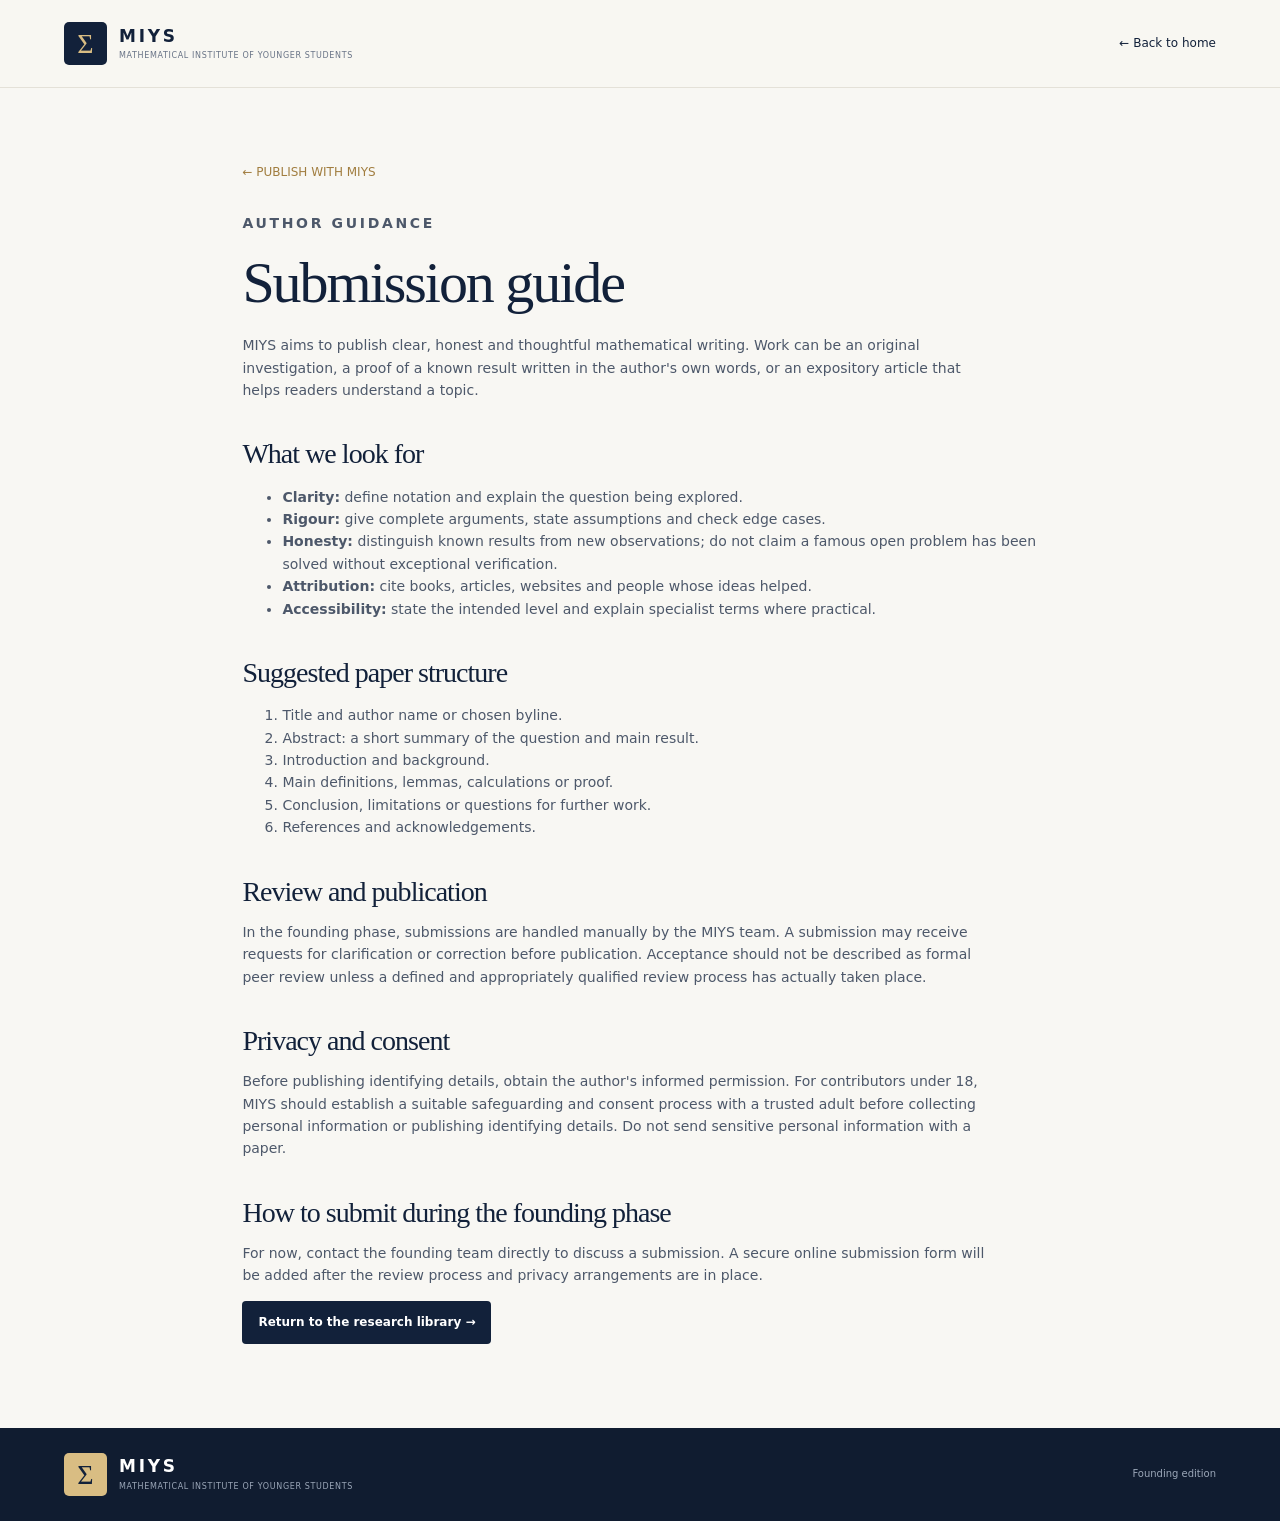
<file: submission-guide.html>
<!doctype html>
<html lang="en">
<head>
  <meta charset="utf-8">
  <meta name="viewport" content="width=device-width, initial-scale=1">
  <meta name="description" content="Guidance for submitting mathematical writing to the MIYS library.">
  <title>Submission Guide — MIYS</title>
  <link rel="stylesheet" href="styles.css">
</head>
<body>
  <header class="site-header">
    <a class="brand" href="index.html"><span class="brand-mark">Σ</span><span><strong>MIYS</strong><small>MATHEMATICAL INSTITUTE OF YOUNGER STUDENTS</small></span></a>
    <a class="text-link" style="color:var(--navy)" href="index.html">← Back to home</a>
  </header>
  <main class="submission-page">
    <a class="back-link" href="index.html#publish">← PUBLISH WITH MIYS</a>
    <p class="eyebrow">AUTHOR GUIDANCE</p>
    <h1>Submission guide</h1>
    <p>MIYS aims to publish clear, honest and thoughtful mathematical writing. Work can be an original investigation, a proof of a known result written in the author's own words, or an expository article that helps readers understand a topic.</p>
    <h2>What we look for</h2>
    <ul>
      <li><strong>Clarity:</strong> define notation and explain the question being explored.</li>
      <li><strong>Rigour:</strong> give complete arguments, state assumptions and check edge cases.</li>
      <li><strong>Honesty:</strong> distinguish known results from new observations; do not claim a famous open problem has been solved without exceptional verification.</li>
      <li><strong>Attribution:</strong> cite books, articles, websites and people whose ideas helped.</li>
      <li><strong>Accessibility:</strong> state the intended level and explain specialist terms where practical.</li>
    </ul>
    <h2>Suggested paper structure</h2>
    <ol>
      <li>Title and author name or chosen byline.</li>
      <li>Abstract: a short summary of the question and main result.</li>
      <li>Introduction and background.</li>
      <li>Main definitions, lemmas, calculations or proof.</li>
      <li>Conclusion, limitations or questions for further work.</li>
      <li>References and acknowledgements.</li>
    </ol>
    <h2>Review and publication</h2>
    <p>In the founding phase, submissions are handled manually by the MIYS team. A submission may receive requests for clarification or correction before publication. Acceptance should not be described as formal peer review unless a defined and appropriately qualified review process has actually taken place.</p>
    <h2>Privacy and consent</h2>
    <p>Before publishing identifying details, obtain the author's informed permission. For contributors under 18, MIYS should establish a suitable safeguarding and consent process with a trusted adult before collecting personal information or publishing identifying details. Do not send sensitive personal information with a paper.</p>
    <h2>How to submit during the founding phase</h2>
    <p>For now, contact the founding team directly to discuss a submission. A secure online submission form will be added after the review process and privacy arrangements are in place.</p>
    <p><a class="button button-dark" href="index.html#research">Return to the research library →</a></p>
  </main>
  <footer><a class="brand footer-brand" href="index.html"><span class="brand-mark">Σ</span><span><strong>MIYS</strong><small>MATHEMATICAL INSTITUTE OF YOUNGER STUDENTS</small></span></a><span class="footer-year">Founding edition</span></footer>
</body>
</html>
</file>
<file: styles.css>
:root {
  --navy: #12213a; --navy-2: #1b2d49; --gold: #d9bd83; --gold-deep: #a17d3f;
  --paper: #f8f7f3; --white: #fff; --ink: #1b2534; --muted: #687386;
  --line: #e4e1d8; --serif: Georgia, "Times New Roman", serif;
  --sans: Inter, ui-sans-serif, system-ui, -apple-system, BlinkMacSystemFont, "Segoe UI", sans-serif;
}
* { box-sizing: border-box; }
html { scroll-behavior: smooth; }
body { margin: 0; color: var(--ink); background: var(--paper); font-family: var(--sans); line-height: 1.6; }
a { color: inherit; text-decoration: none; }
.site-header { height: auto; min-height: 88px; padding: 18px max(5vw, 22px); display: flex; align-items: center; justify-content: space-between; gap: 28px; border-bottom: 1px solid var(--line); background: rgba(248,247,243,.96); }
.brand { display: flex; align-items: center; gap: 12px; min-width: 0; }
.brand-mark { width: 43px; height: 43px; display: grid; place-items: center; background: var(--navy); color: var(--gold); border-radius: 5px; font-family: var(--serif); font-size: 28px; }
.brand strong { display: block; color: var(--navy); letter-spacing: .16em; font-size: 17px; line-height: 1.3; }
.brand small { display: block; color: var(--muted); letter-spacing: .08em; font-size: 8px; margin-top: 3px; }
nav { display: flex; align-items: center; gap: clamp(18px, 3vw, 40px); font-size: 13px; color: #475265; }
nav a { padding: 8px 0; }
nav a:hover, nav a.active { color: var(--gold-deep); }
.menu-toggle { display: none; border: 1px solid var(--line); background: white; padding: 8px 12px; border-radius: 4px; }
.hero { background: var(--navy); color: white; min-height: 470px; padding: 74px max(8vw, 26px) 68px; display: grid; grid-template-columns: 1.2fr .8fr; align-items: center; gap: 40px; overflow: hidden; }
.hero-copy { max-width: 660px; }
.eyebrow { color: var(--gold-deep); font-size: 10px; font-weight: 750; letter-spacing: .19em; margin: 0 0 17px; }
.hero .eyebrow { color: var(--gold); }
.hero .eyebrow span { display: inline-block; height: 6px; width: 6px; background: var(--gold); border-radius: 50%; margin: 0 9px 1px 0; }
h1, h2 { font-family: var(--serif); font-weight: 400; letter-spacing: -.035em; line-height: 1.08; }
h1 { font-size: clamp(42px, 5.3vw, 70px); margin: 0; }
h1 em { color: var(--gold); font-weight: 400; }
.hero-intro { max-width: 540px; color: #d1d8e2; font-size: 16px; margin: 25px 0 29px; }
.hero-actions { display: flex; flex-wrap: wrap; align-items: center; gap: 25px; }
.button { display: inline-flex; align-items: center; justify-content: center; gap: 17px; padding: 12px 16px; border-radius: 4px; font-size: 12px; font-weight: 700; transition: transform .15s ease, opacity .15s ease; }
.button:hover { transform: translateY(-2px); }
.button-gold { background: var(--gold); color: var(--navy); }
.text-link { color: #f3f1ea; font-size: 12px; }
.text-link span { color: var(--gold); margin-left: 6px; }
.hero-art { min-height: 280px; position: relative; display: grid; place-items: center; }
.orbit { position: absolute; border: 1px solid rgba(217,189,131,.28); border-radius: 50%; transform: rotate(-25deg); }
.orbit-one { width: 285px; height: 190px; }
.orbit-two { width: 230px; height: 310px; transform: rotate(42deg); }
.math-symbol { color: var(--gold); font-family: var(--serif); font-size: 170px; opacity: .94; }
.math-note { position: absolute; font-family: var(--serif); color: #d9dfeb; font-size: 17px; background: rgba(18,33,58,.85); padding: 5px 10px; }
.note-one { top: 20px; right: 4%; }.note-two { bottom: 39px; left: 0; }.note-three { right: 0; bottom: 0; }
.art-caption { position: absolute; bottom: -13px; color: #9da9ba; font-size: 10px; letter-spacing: .08em; }
.stats { padding: 25px max(8vw, 26px); display: grid; grid-template-columns: repeat(3, 1fr); border-bottom: 1px solid var(--line); gap: 20px; }
.stats > div { display: flex; align-items: center; gap: 13px; }
.stat-number { font-family: var(--serif); color: var(--gold-deep); font-size: 22px; }
.stat-label { color: #596477; font-size: 12px; }
.section { padding: 90px max(8vw, 26px); }
.research-section { padding: 85px max(8vw, 26px) 90px; }
.section-heading { display: flex; align-items: end; justify-content: space-between; gap: 40px; margin-bottom: 32px; }
h2 { font-size: clamp(34px, 4vw, 47px); color: var(--navy); margin: 0; }
.section-description { max-width: 390px; color: var(--muted); font-size: 13px; margin: 0 0 4px; }
.library-tools { display: flex; align-items: center; gap: 15px; margin-bottom: 18px; }
.search-box { display: flex; align-items: center; gap: 10px; border: 1px solid #dcd9d0; background: white; border-radius: 4px; padding: 0 13px; min-height: 45px; flex: 1; max-width: 560px; color: #858d99; }
.search-box input { width: 100%; border: 0; outline: 0; background: transparent; color: var(--ink); font: inherit; font-size: 12px; }
.filter-label { display: flex; align-items: center; gap: 10px; color: var(--muted); font-size: 11px; }
select { background: white; border: 1px solid #dcd9d0; border-radius: 4px; padding: 12px; font: inherit; font-size: 12px; color: var(--ink); }
.paper-list { border-top: 1px solid var(--line); }
.paper-card { display: grid; grid-template-columns: 125px minmax(0,1fr) 90px; gap: 22px; padding: 24px 12px; border-bottom: 1px solid var(--line); align-items: start; transition: background .15s ease; }
.paper-card:hover { background: rgba(255,255,255,.7); }
.paper-subject { color: var(--gold-deep); font-size: 9px; font-weight: 800; letter-spacing: .13em; text-transform: uppercase; padding-top: 5px; }
.paper-title { font-family: var(--serif); color: var(--navy); font-size: 22px; line-height: 1.25; margin: 0 0 7px; }
.paper-meta { color: var(--muted); font-size: 11px; margin-bottom: 8px; }
.paper-abstract { color: #4d586a; font-size: 12px; margin: 0; max-width: 690px; }
.paper-link { justify-self: end; color: var(--navy); font-size: 11px; font-weight: 700; padding-top: 5px; white-space: nowrap; }
.paper-link:hover { color: var(--gold-deep); }
.paper-link.disabled { color: #9aa1ab; font-weight: 500; }
.library-note { display: flex; align-items: start; gap: 10px; background: #eeece5; padding: 14px 16px; color: #596477; font-size: 11px; margin: 25px 0 0; border-radius: 4px; }
.note-icon { display: grid; place-items: center; border: 1px solid #a7a093; border-radius: 50%; min-width: 16px; height: 16px; font-size: 10px; }
.empty-state { color: var(--muted); font-size: 13px; padding: 25px 0; }
.mission-section { background: #eeece5; padding: 65px max(8vw, 26px); display: grid; grid-template-columns: 60px 1fr 1fr; gap: 30px; align-items: start; }
.mission-symbol { font-family: var(--serif); color: var(--gold-deep); font-size: 50px; line-height: 1; }
.mission-section h2 { font-size: clamp(30px, 3.2vw, 42px); }
.mission-copy { color: #596477; font-size: 12px; max-width: 480px; }
.mission-copy p:first-child { margin-top: 0; }
.publish-section { padding: 85px max(8vw, 26px); display: grid; grid-template-columns: 1fr .8fr; gap: 70px; align-items: center; }
.publish-section > div:first-child > p:not(.eyebrow) { max-width: 520px; color: var(--muted); font-size: 13px; margin-top: 22px; }
.submission-card { background: white; border: 1px solid var(--line); padding: 28px; border-radius: 5px; }
.submission-card h3 { margin: 0; color: var(--navy); font-family: var(--serif); font-size: 22px; font-weight: 400; }
.submission-card ul { padding-left: 19px; color: #596477; font-size: 12px; margin: 17px 0 24px; }
.submission-card li { padding: 4px 0; }
.button-dark { background: var(--navy); color: white; }
footer { background: #101c30; color: #c3cbd7; display: flex; align-items: center; justify-content: space-between; flex-wrap: wrap; gap: 18px; padding: 25px max(5vw, 22px); }
.footer-brand .brand-mark { background: var(--gold); color: var(--navy); }
.footer-brand strong { color: white; }.footer-brand small { color: #9ba7b8; }
footer p, .footer-year { font-size: 10px; color: #9ba7b8; }
.submission-page { min-height: 75vh; padding: 70px max(8vw, 26px); max-width: 1000px; margin: auto; }
.submission-page h1 { color: var(--navy); font-size: clamp(40px, 5vw, 58px); margin-bottom: 20px; }
.submission-page h2 { font-size: 28px; margin-top: 38px; }
.submission-page p, .submission-page li { color: #4d586a; font-size: 14px; max-width: 760px; }
.back-link { display: inline-block; margin-bottom: 30px; color: var(--gold-deep); font-size: 12px; }
@media (max-width: 760px) {
  .site-header { min-height: 75px; flex-wrap: wrap; }.brand small { max-width: 210px; font-size: 7px; }
  .menu-toggle { display: block; color: var(--navy); }
  nav { display: none; width: 100%; flex-direction: column; align-items: start; gap: 6px; padding: 5px 0 10px; }
  nav.open { display: flex; }
  .hero { grid-template-columns: 1fr; padding-top: 55px; gap: 5px; }.hero-art { min-height: 235px; }
  .math-symbol { font-size: 140px; }.orbit-one { width: 240px; height: 160px; }.orbit-two { height: 260px; width: 190px; }
  .stats { grid-template-columns: 1fr; gap: 13px; }.section-heading { display: block; }.section-description { margin-top: 18px; }
  .library-tools { align-items: stretch; flex-direction: column; }.search-box { max-width: none; }.filter-label { justify-content: space-between; }
  .filter-label select { flex: 1; max-width: 70%; }
  .paper-card { grid-template-columns: 1fr auto; gap: 8px 14px; padding: 20px 8px; }
  .paper-subject { grid-column: 1 / -1; }.paper-title { font-size: 20px; }.paper-meta, .paper-abstract { grid-column: 1 / -1; }
  .paper-link { grid-column: 1 / -1; justify-self: start; padding-top: 3px; }
  .mission-section { grid-template-columns: 35px 1fr; gap: 16px; }.mission-copy { grid-column: 2; }
  .publish-section { grid-template-columns: 1fr; gap: 28px; }
  footer { align-items: flex-start; flex-direction: column; }
}


/* Sign-in modal */
.nav-auth-button {
  border: 1px solid var(--navy); background: var(--navy); color: white;
  border-radius: 4px; padding: 10px 15px; font: inherit; font-size: 12px;
  font-weight: 700; cursor: pointer; white-space: nowrap;
}
.nav-auth-button span { color: var(--gold); margin-left: 7px; }
.nav-auth-button:hover { background: var(--navy-2); }
.auth-overlay {
  position: fixed; inset: 0; z-index: 1000; display: grid; place-items: center;
  padding: 22px; background: rgba(8, 16, 29, .72); backdrop-filter: blur(5px);
  overflow-y: auto;
}
.auth-overlay[hidden] { display: none; }
.auth-modal {
  position: relative; width: min(100%, 440px); background: var(--paper);
  border: 1px solid rgba(217,189,131,.65); border-radius: 8px;
  padding: 36px clamp(22px, 6vw, 42px) 28px; box-shadow: 0 24px 80px rgba(0,0,0,.28);
  text-align: center; animation: auth-appear .18s ease-out;
}
@keyframes auth-appear { from { opacity: 0; transform: translateY(8px) scale(.99); } to { opacity: 1; transform: translateY(0) scale(1); } }
.auth-close {
  position: absolute; top: 10px; right: 13px; width: 36px; height: 36px;
  border: 0; background: transparent; color: var(--muted); font-size: 29px;
  line-height: 1; cursor: pointer; border-radius: 4px;
}
.auth-close:hover { background: #eeece5; color: var(--navy); }
.auth-brand-mark {
  width: 48px; height: 48px; margin: 0 auto 16px; display: grid; place-items: center;
  background: var(--navy); color: var(--gold); border-radius: 5px;
  font: 31px var(--serif);
}
.auth-eyebrow { font-size: 8px; letter-spacing: .13em; margin-bottom: 11px; }
.auth-modal h2 { font-size: 36px; margin: 0 0 9px; }
.auth-description { margin: 0 auto 22px; color: var(--muted); font-size: 12px; max-width: 300px; }
.auth-tabs { display: grid; grid-template-columns: 1fr 1fr; gap: 4px; padding: 4px; background: #eeece5; border-radius: 5px; margin-bottom: 21px; }
.auth-tab { border: 0; padding: 10px 8px; border-radius: 4px; color: var(--muted); background: transparent; font: inherit; font-size: 12px; cursor: pointer; }
.auth-tab.active { background: white; color: var(--navy); box-shadow: 0 1px 4px rgba(18,33,58,.08); font-weight: 700; }
.auth-field { display: block; text-align: left; color: var(--navy); font-size: 11px; font-weight: 700; margin-bottom: 14px; }
.auth-field input { display: block; width: 100%; margin-top: 7px; padding: 13px 12px; border: 1px solid #dcd9d0; border-radius: 4px; background: white; color: var(--ink); font: inherit; font-size: 13px; outline: none; }
.auth-field input:focus { border-color: var(--gold-deep); box-shadow: 0 0 0 3px rgba(217,189,131,.22); }
.auth-submit { width: 100%; border: 0; margin-top: 4px; cursor: pointer; font: inherit; font-size: 12px; }
.auth-submit:disabled { opacity: .65; cursor: wait; }
.auth-message { min-height: 18px; margin: 12px 0 0; font-size: 12px; color: var(--navy); overflow-wrap: anywhere; }
.auth-message.error { color: #a32929; }
.auth-message.success { color: #276749; }
.auth-footnote { margin: 18px 0 0; color: var(--muted); font-size: 10px; }
body.auth-open { overflow: hidden; }
@media (max-width: 760px) {
  nav .nav-auth-button { margin-top: 6px; }
  .auth-modal { padding-top: 33px; }
}
@media (prefers-reduced-motion: reduce) {
  .auth-modal { animation: none; }
}
</file>
